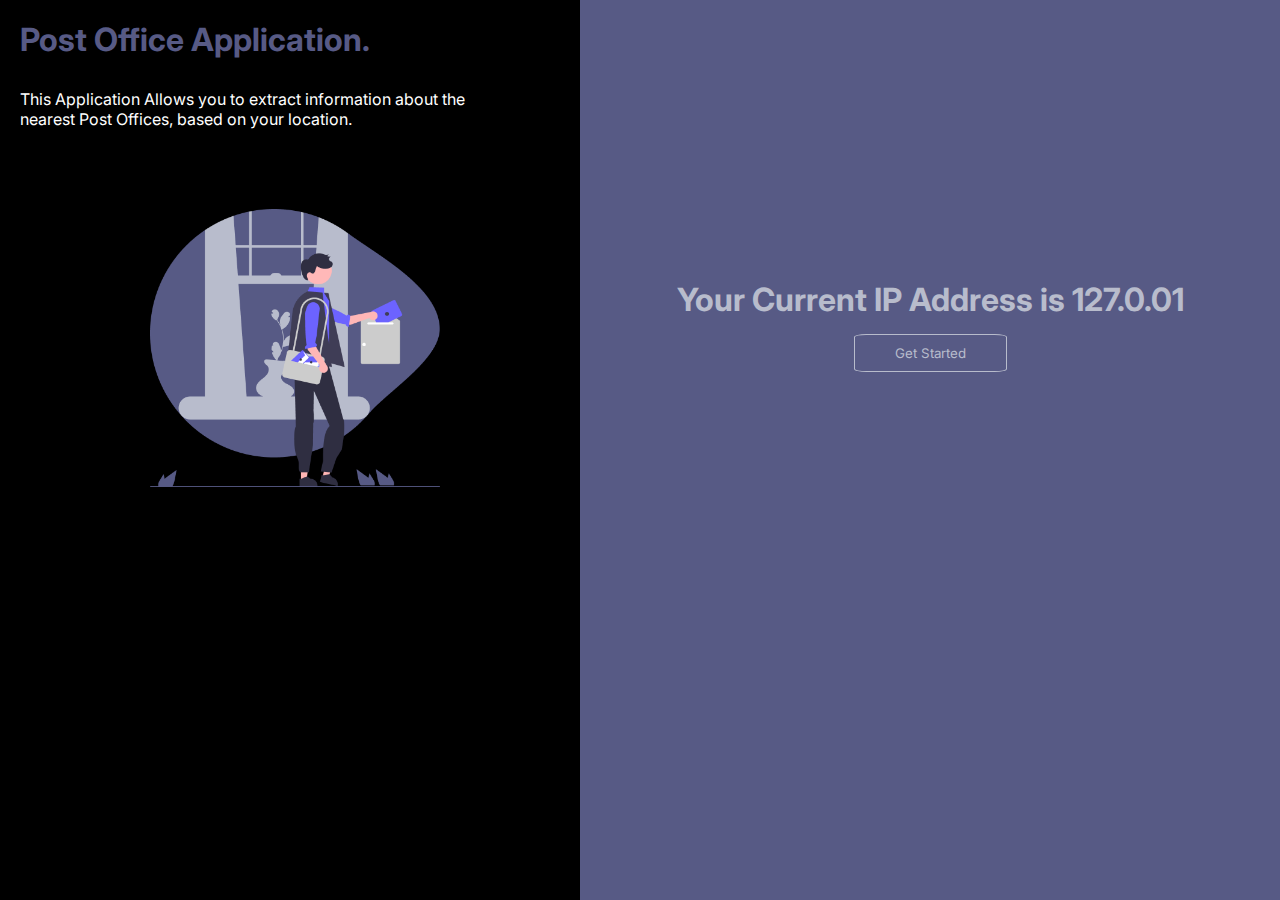
<file: index.html>
<!DOCTYPE html>
<html lang="en">

<head>
    <meta charset="UTF-8">
    <meta name="viewport" content="width=device-width, initial-scale=1.0">
    <title>Post Office Application</title>
    <link rel="stylesheet" href="styles.css">
</head>

<body>
    <main>
        <div class="left-main">
            <h1>Post Office Application.</h1>
            <p>This Application Allows you to extract information about the nearest Post Offices, based on your location.</p>
            <img src="./undraw_messenger_re_8bky 1.png" alt="">
        </div>
        <div class="right-main">
            <h1>Your Current IP Address is 127.0.01</h1>
            <button><a href="">Get Started</a></button>
        </div>
    </main>
</body>

</html>
</file>
<file: styles.css>
@import url('https://fonts.googleapis.com/css2?family=Inter:wght@100;200;300;400;500;600;700;800;900&display=swap');
* {
    font-family: 'Inter', sans-serif;
    margin: 0;
    padding: 0;
    box-sizing: border-box;
}

main {
    display: flex;
}

.left-main {
    width: 50%;
    height: 100vh;
    color: #ffffff;
    background-color: #000000;
}

.left-main h1 {
    padding: 20px;
    color: #575A85;
}

.left-main p {
    width: 95%;
    padding: 10px 30px 10px 20px;
}

.left-main img {
    width: 50%;
    margin-top: 70px;
    margin-left: 150px;
}

.right-main {
    background: #575A85;
    text-align: center;
}

.right-main h1 {
    padding-top: 40%;
    width: 700px;
    color: #B8BCCC;
}

.right-main button {
    border: 1px solid #B8BCCC;
    background: #575A85;
    padding: 10px 40px;
    margin-top: 15px;
    text-align: center;
    border-radius: 8%;
}

.right-main button a {
    text-decoration: none;
    color: #B8BCCC;
}
</file>
